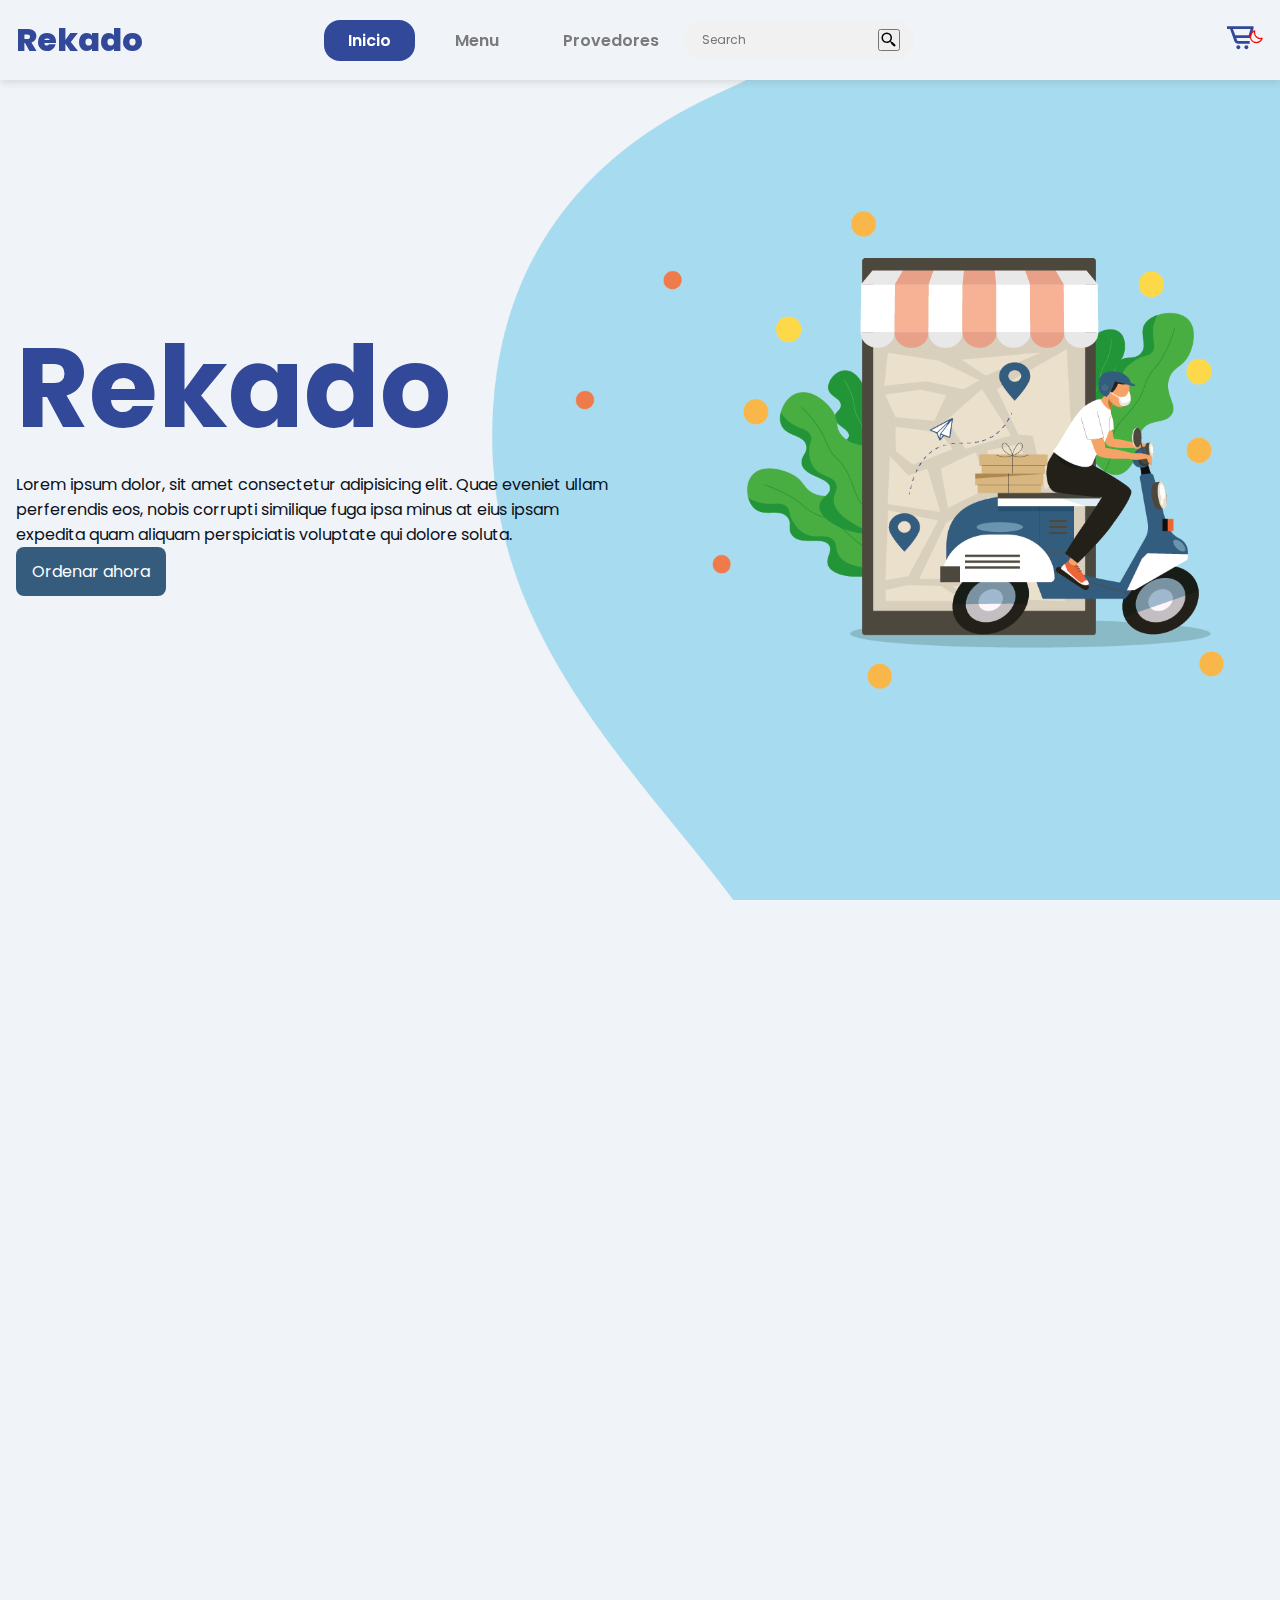
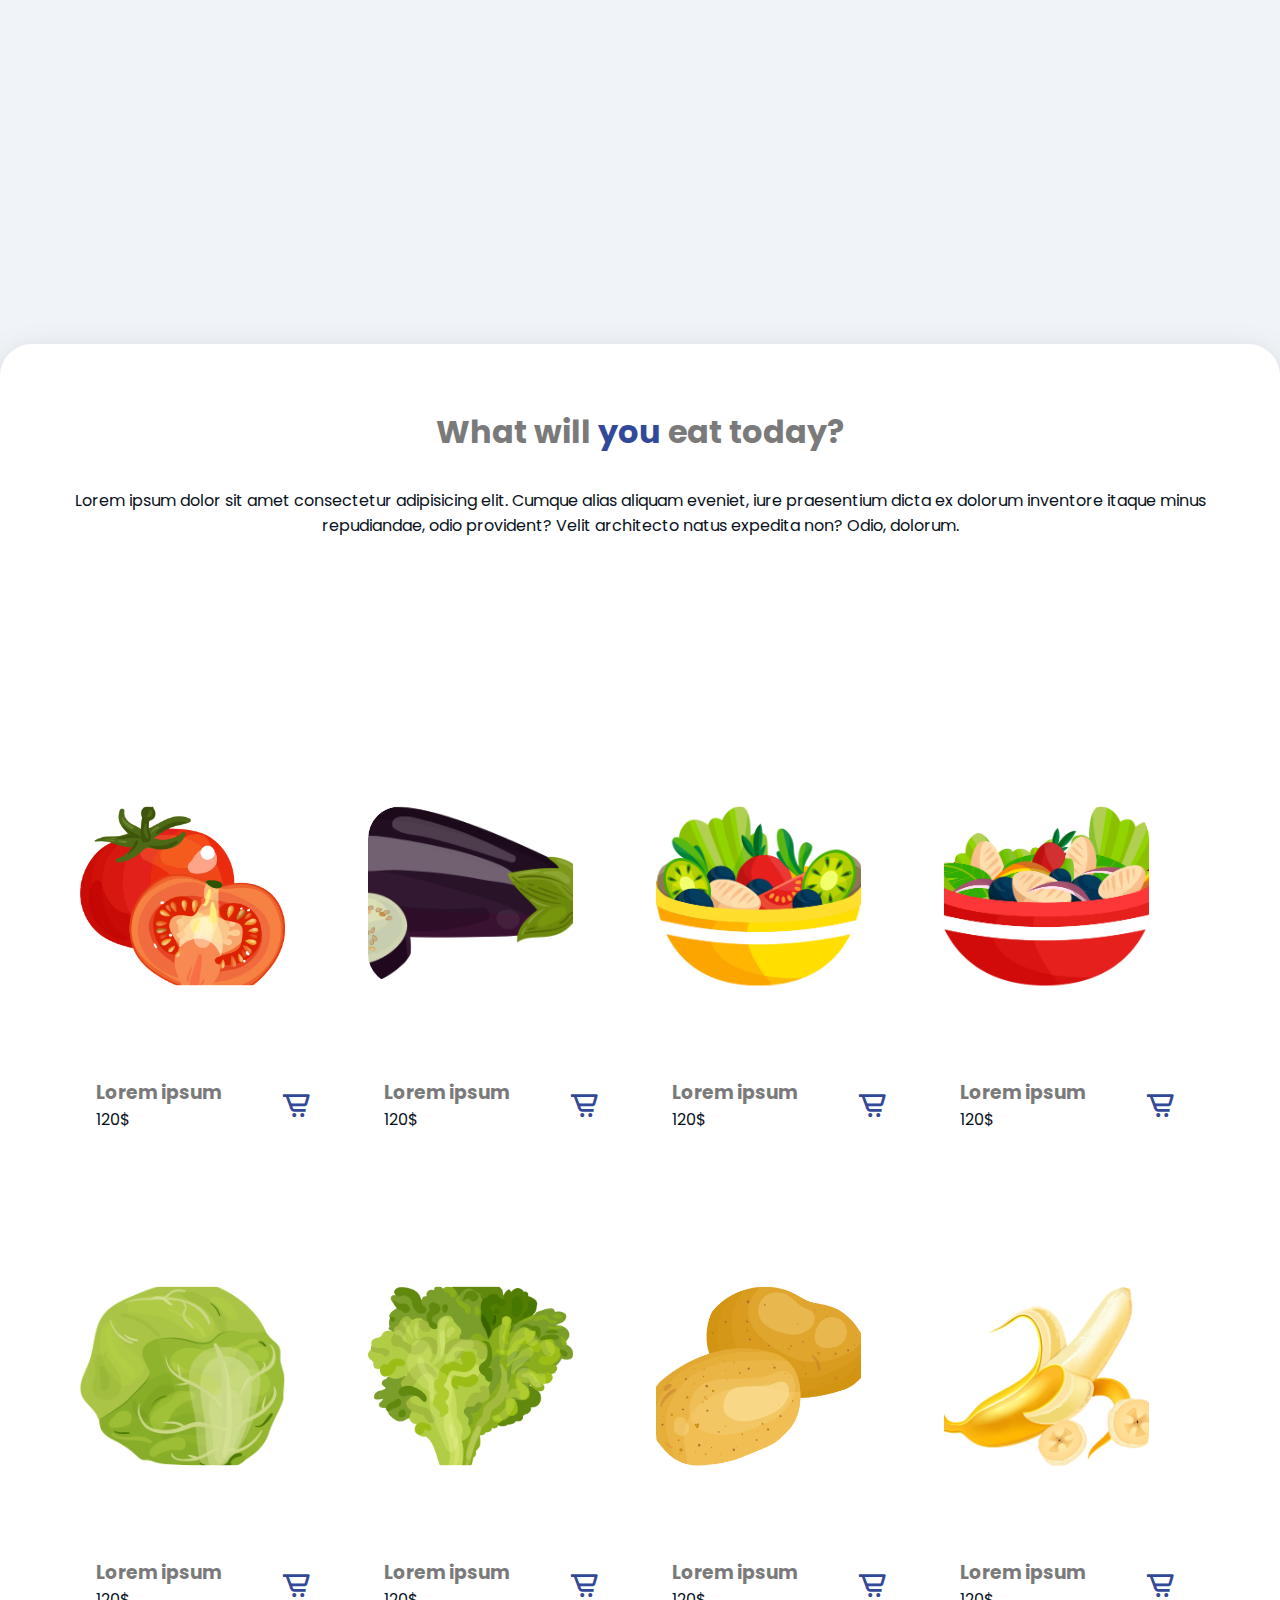
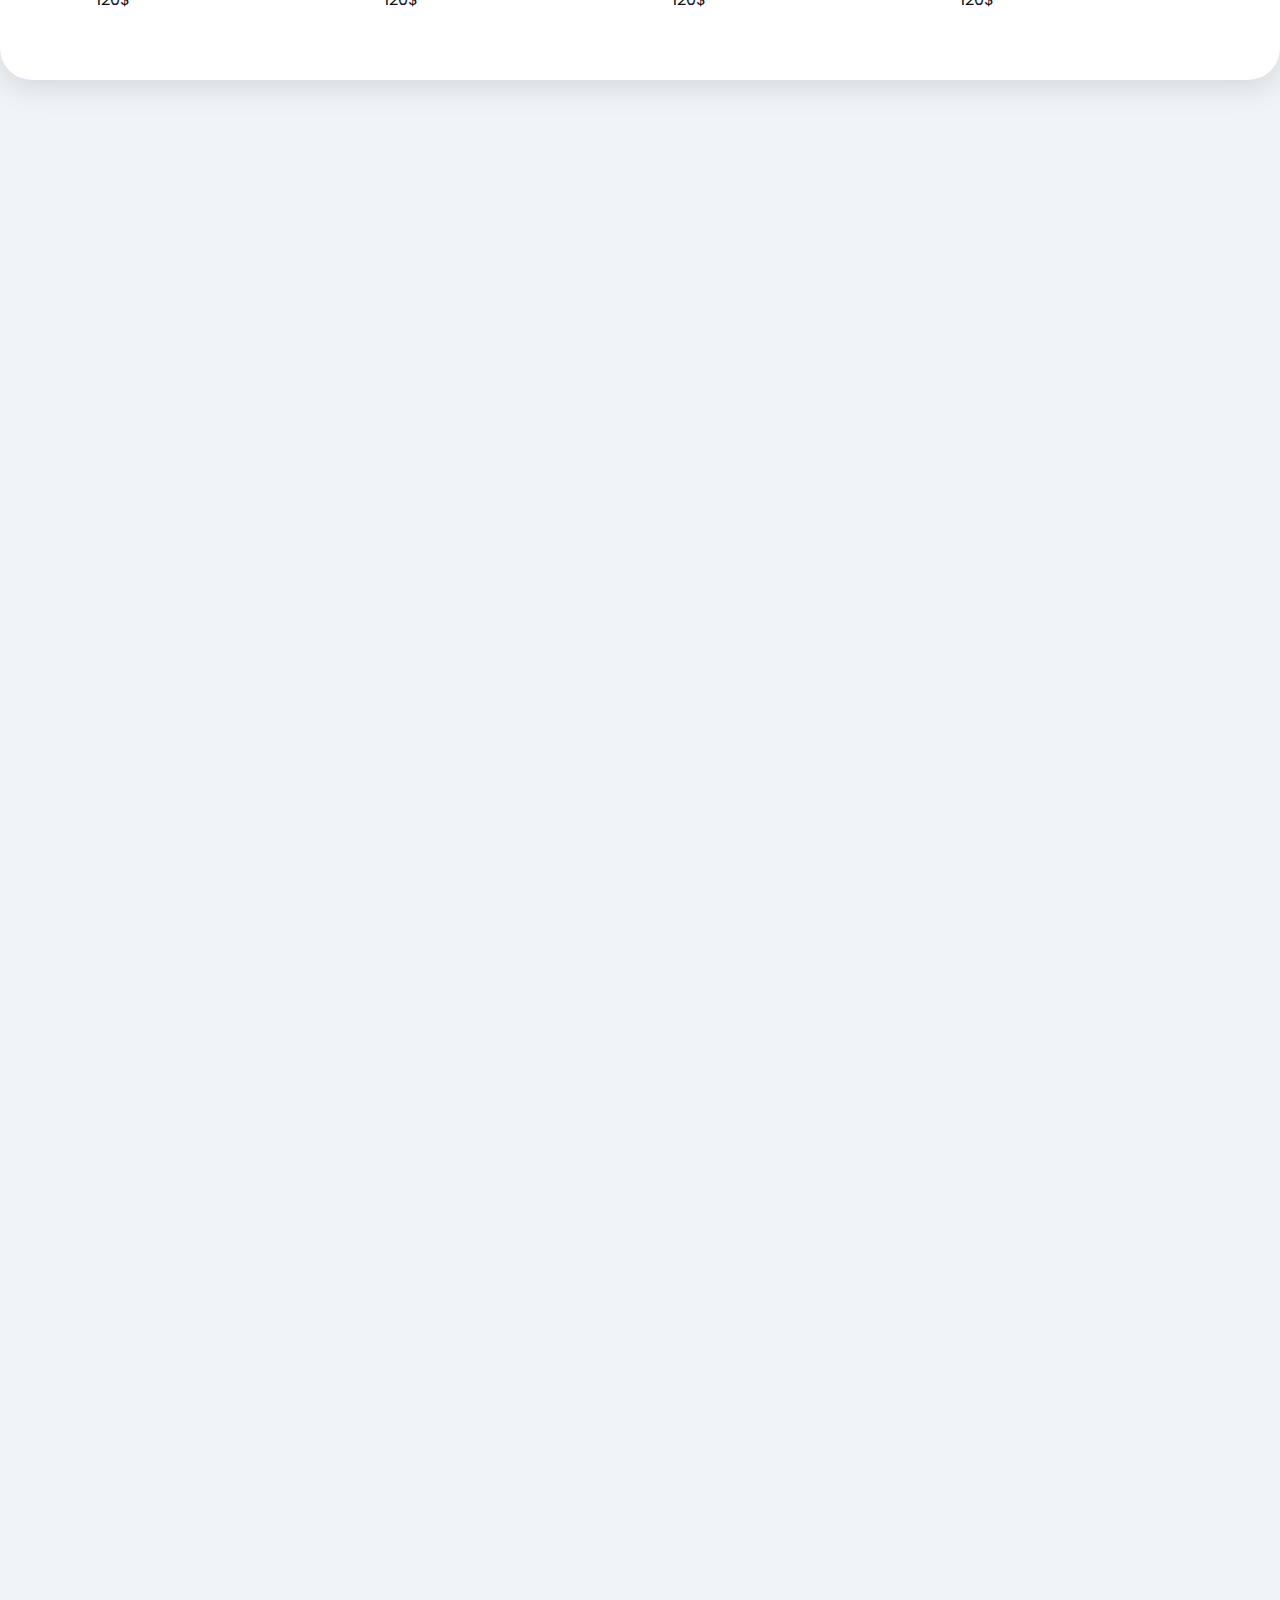
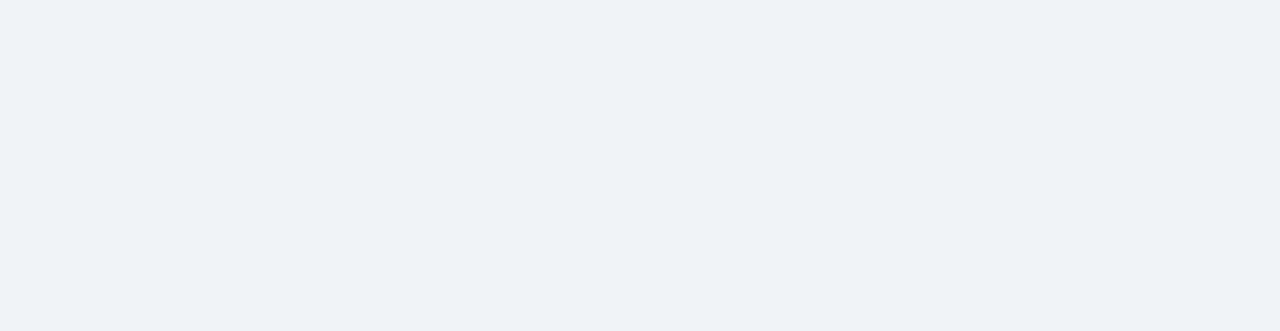
<file: index.html>
<!DOCTYPE html>
<html lang="en">

<head>
    <meta charset="UTF-8">
    <meta name="viewport" content="width=device-width, initial-scale=1.0">
    <title>
        REKADO
    </title>
    <link rel="preconnect" href="https://fonts.gstatic.com">
    <link href="https://fonts.googleapis.com/css2?family=Poppins:wght@200;300;400;500;600;700;800;900&display=swap" rel="stylesheet">
    <link href='https://unpkg.com/boxicons@2.0.7/css/boxicons.min.css' rel='stylesheet'>
    <link rel="stylesheet" href="style.css">
    <link rel="stylesheet" href="card.css">
</head>

<body>
    <!-- MOBILE NAV -->
    <div class="mb-nav">
        <div class="mb-move-item"></div>
        <div class="mb-nav-item active">
            <a href="#home">
                <i class="bx bxs-home"></i>
            </a>
        </div>
        <div class="mb-nav-item active">
            <a href="">
                <i class='bx bxs-plus-circle'></i>
            </a>
        </div>
        <div class="mb-nav-item">
            <a href="#food-menu-section">
                <i class='bx bxs-food-menu'></i>
            </a>
        </div>
        <div class="mb-nav-item">
            <a href="dash-my-profile.html">
                <i class='bx bxs-user'></i>
            </a>
        </div>

    </div>
    <!-- END MOBILE NAV -->
    <!-- BACK TO TOP BTN -->
    <a href="#home" class="back-to-top">
        <i class="bx bxs-to-top"></i>
    </a>
    <!-- END BACK TO TOP BTN -->
    <!-- TOP NAVIGATION -->
    <div class="nav">
        <div class="menu-wrap">
            <a href="#home">
                <div class="logo">
                    Rekado
                </div>
            </a>
            <div class="menu h-xs">
                <a href="#home">
                    <div class="menu-item active">
                        Inicio
                    </div>
                </a>
                <!-- <a href="#about">
                    <div class="menu-item">
                        Abo
                    </div>
                </a> -->
                <a href="#food-menu-section">
                    <div class="menu-item">
                        Menu
                    </div>
                </a>
                <a href="#Provedores">
                    <div class="menu-item">
                        Provedores
                    </div>
                </a>
                <form class="main-form">

                    <label for="main-search"></label>

                    <input class="input-text input-text--border-radius input-text--style-1" type="text" id="main-search" placeholder="Search">
                    <button class="btn bx bx-search-alt-2 main-search-button" type="submit"></button>

                </form>
            </div>
            <a href="">
            </a>

            <div class="right-menu">
                <div href="cart." class="cart-btn">
                    <a href="cart.html"><i class='bx bx-cart-alt'></i></a>
                </div>

                <i class='bx bx-moon change-theme' id="theme-button"></i>
            </div>
        </div>
    </div>
    <!-- END TOP NAVIGATION -->
    <!-- SECTION HOME -->
    <section id="home" class="fullheight align-items-center bg-img bg-img-fixed" style="background-image: url(assets/1x/back4.png);">
        <div class="container">
            <div class="row">
                <div class="col-6 col-xs-12">
                    <div class="slogan">
                        <h1 class="left-to-right play-on-scroll">
                            Rekado
                        </h1>
                        <p class="left-to-right play-on-scroll delay-2 colort">
                            Lorem ipsum dolor, sit amet consectetur adipisicing elit. Quae eveniet ullam perferendis eos, nobis corrupti similique fuga ipsa minus at eius ipsam expedita quam aliquam perspiciatis voluptate qui dolore soluta.
                        </p>
                        <div class="left-to-right play-on-scroll delay-4">
                            <!-- <button>
                                Order now
                            </button> -->
                            <a href="" class="button2">
                                Ordenar ahora
                            </a>

                        </div>
                    </div>
                </div>
            </div>
        </div>
    </section>
    <!-- END SECTION HOME -->
    <!-- SECION ABOUT -->
    <section class="about fullheight align-items-center" id="about">
        <div class="container">
            <div class="row">
                <div class="col-7 h-xs">
                    <img src="assets/productos/about-img.png" alt="" class="fullwidth left-to-right play-on-scroll">
                </div>
                <div class="col-5 col-xs-12 align-items-center">
                    <div class="about-slogan right-to-left play-on-scroll">
                        <h3>

                            <span class="primary-color">Creamos</span> deliciosos<span class="primary-color">recuerdos </span> para <span class="primary-color">ti</span>
                        </h3>
                        <p class="colort">
                            Lorem ipsum dolor sit amet consectetur, adipisicing elit. Optio natus placeat et eos, dignissimos voluptatem tempora necessitatibus doloribus! Eum qui doloribus odio dolor tenetur nihil impedit vero magni, distinctio soluta!
                        </p>
                    </div>
                </div>
            </div>
        </div>
    </section>
    <!-- END SECION ABOUT -->
    <!-- FOOD MENU SECTION -->
    <section class="align-items-center bg-img bg-img-fixed" id="food-menu-section" style="background-image: url(assets/1x/frutas.png);">
        <div class="container">
            <div class="food-menu">
                <h1>
                    What will <span class="primary-color">you</span> eat today?
                </h1>
                <p class="colort">
                    Lorem ipsum dolor sit amet consectetur adipisicing elit. Cumque alias aliquam eveniet, iure praesentium dicta ex dolorum inventore itaque minus repudiandae, odio provident? Velit architecto natus expedita non? Odio, dolorum.
                </p>
                <div class="food-category">
                    <div class="zoom play-on-scroll">
                        <button class="active" data-food-type="all">
                            All food
                        </button>
                    </div>
                    <div class="zoom play-on-scroll delay-2">
                        <button data-food-type="salad">
                            Salad
                        </button>
                    </div>
                    <div class="zoom play-on-scroll delay-4">
                        <button data-food-type="lorem">
                            Lorem
                        </button>
                    </div>
                    <div class="zoom play-on-scroll delay-6">
                        <button data-food-type="ipsum">
                            Ipsum
                        </button>
                    </div>
                    <div class="zoom play-on-scroll delay-8">
                        <button data-food-type="dolor">
                            Dolor
                        </button>
                    </div>
                </div>

                <div class="food-item-wrap all">
                    <div class="food-item salad-type">
                        <div class="item-wrap bottom-up play-on-scroll">
                            <div class="item-img">
                                <div class="img-holder bg-img" style="background-image: url('assets/productos/p1.png');"></div>
                            </div>
                            <div class="item-info">
                                <div>
                                    <h3>
                                        Lorem ipsum
                                    </h3>
                                    <span class="colort">
                                        120$
                                    </span>
                                </div>
                                <div class="cart-btn">
                                    <i class="bx bx-cart-alt"></i>
                                </div>
                            </div>
                        </div>
                    </div>

                    <div class="food-item lorem-type">
                        <div class="item-wrap bottom-up play-on-scroll">
                            <div class="item-img">
                                <div class="img-holder bg-img" style="background-image: url('assets/productos/p2.png');"></div>
                            </div>
                            <div class="item-info">
                                <div>
                                    <h3>
                                        Lorem ipsum
                                    </h3>
                                    <span class="colort">
                                        120$
                                    </span>
                                </div>
                                <div class="cart-btn">
                                    <i class='bx bx-cart-alt'></i>
                                </div>
                            </div>
                        </div>
                    </div>

                    <div class="food-item ipsum-type">
                        <div class="item-wrap bottom-up play-on-scroll">
                            <div class="item-img">
                                <div class="img-holder bg-img" style="background-image: url('assets/productos/slider-img2.png');">
                                </div>
                            </div>
                            <div class="item-info">
                                <div>
                                    <h3>
                                        Lorem ipsum
                                    </h3>
                                    <span class="colort">
                                        120$
                                    </span>
                                </div>
                                <div class="cart-btn">
                                    <i class='bx bx-cart-alt'></i>
                                </div>
                            </div>
                        </div>
                    </div>

                    <div class="food-item lorem-type">
                        <div class="item-wrap bottom-up play-on-scroll">
                            <div class="item-img">
                                <div class="img-holder bg-img" style="background-image: url('assets/productos/slider-img3.png');"></div>
                            </div>
                            <div class="item-info">
                                <div>
                                    <h3>
                                        Lorem ipsum
                                    </h3>
                                    <span class="colort">
                                        120$
                                    </span>
                                </div>
                                <div class="cart-btn">
                                    <i class='bx bx-cart-alt'></i>
                                </div>
                            </div>
                        </div>
                    </div>

                    <div class="food-item dolor-type">
                        <div class="item-wrap bottom-up play-on-scroll">
                            <div class="item-img">
                                <div class="img-holder bg-img" style="background-image: url('assets/productos/p6.png');"></div>
                            </div>
                            <div class="item-info">
                                <div>
                                    <h3>
                                        Lorem ipsum
                                    </h3>
                                    <span class="colort">
                                        120$
                                    </span>
                                </div>
                                <div class="cart-btn">
                                    <i class='bx bx-cart-alt'></i>
                                </div>
                            </div>
                        </div>
                    </div>

                    <div class="food-item salad-type">
                        <div class="item-wrap bottom-up play-on-scroll">
                            <div class="item-img">
                                <div class="img-holder bg-img" style="background-image: url('assets/productos/p7.png');"></div>
                            </div>
                            <div class="item-info">
                                <div>
                                    <h3>
                                        Lorem ipsum
                                    </h3>
                                    <span class="colort">
                                        120$
                                    </span>
                                </div>
                                <div class="cart-btn">
                                    <i class='bx bx-cart-alt'></i>
                                </div>
                            </div>
                        </div>
                    </div>

                    <div class="food-item lorem-type">
                        <div class="item-wrap bottom-up play-on-scroll">
                            <div class="item-img">
                                <div class="img-holder bg-img" style="background-image: url('assets/productos/p4.png');"></div>
                            </div>
                            <div class="item-info">
                                <div>
                                    <h3>
                                        Lorem ipsum
                                    </h3>
                                    <span class="colort">
                                        120$
                                    </span>
                                </div>
                                <div class="cart-btn">
                                    <i class='bx bx-cart-alt'></i>
                                </div>
                            </div>
                        </div>
                    </div>

                    <div class="food-item dolor-type">
                        <div class="item-wrap bottom-up play-on-scroll">
                            <div class="item-img">
                                <div class="img-holder bg-img" style="background-image: url('assets/productos/15.png');"></div>
                            </div>
                            <div class="item-info">
                                <div>
                                    <h3>
                                        Lorem ipsum
                                    </h3>
                                    <span class="colort">
                                        120$
                                    </span>
                                </div>
                                <div class="cart-btn">
                                    <i class='bx bx-cart-alt'></i>
                                </div>
                            </div>
                        </div>
                    </div>
                </div>
            </div>
        </div>
    </section>
    <!-- END FOOD MENU SECTION -->
    <!-- SECION ABOUT -->
    <section class="about fullheight align-items-center" id="about">
        <div class="container">
            <div class="row">
                <div class="col-71 h-xss">
                    <img src="assets/1x/iphone1.png" alt="" class="fullwidth left-to-right play-on-scroll">
                </div>
                <div class="col-5 col-xs-12 align-items-center">
                    <div class="about-slogan right-to-left play-on-scroll">
                        <h3>

                            <span class="primary-color">Creamos</span> deliciosos<span class="primary-color">recuerdos </span> para <span class="primary-color">ti</span>
                        </h3>
                        <p class="colort">
                            Lorem ipsum dolor sit amet consectetur, adipisicing elit. Optio natus placeat et eos, dignissimos voluptatem tempora necessitatibus doloribus! Eum qui doloribus odio dolor tenetur nihil impedit vero magni, distinctio soluta!
                        </p>
                    </div>
                </div>
            </div>
        </div>
    </section>
    <!-- END SECION ABOUT -->
    <!-- TESTIMONIAL SECTION -->
    <section id="Provedores">
        <div class="container">
            <div class="row">
                <div class="col-4 col-xs-12">
                    <div class="review-wrap zoom play-on-scroll delay-2">
                        <div class="review-content">
                            <p class="colort">
                                Lorem ipsum dolor sit amet consectetur adipisicing elit. Ullam, labore nisi non molestias, minus laboriosam nostrum impedit iure facilis odio unde quia ad sunt corrupti dolores ratione voluptatibus quidem explicabo.
                            </p>
                            <div class="review-img bg-img" style="background-image: url(assets/close-up-portrait-cute-young-woman-holding-textbook-colored-pencils-posing-studio-isolated-pink_176532-9674.jpg);">
                            </div>
                        </div>
                        <div class="review-info">
                            <h3 class="colort">
                                Lorem Ipsum Dolor
                            </h3>
                            <div class="rating">
                                <i class="bx bxs-star"></i>
                                <i class="bx bxs-star"></i>
                                <i class="bx bxs-star"></i>
                                <i class="bx bxs-star"></i>
                                <i class="bx bxs-star"></i>
                            </div>
                        </div>
                    </div>
                </div>
                <div class="col-4 col-xs-12">
                    <div class="zoom play-on-scroll">
                        <div class="review-wrap active">
                            <div class="review-content">
                                <p class="colort">
                                    Lorem ipsum dolor sit amet consectetur adipisicing elit. Ullam, labore nisi non molestias, minus laboriosam nostrum impedit iure facilis odio unde quia ad sunt corrupti dolores ratione voluptatibus quidem explicabo.
                                </p>
                                <div class="review-img bg-img" style="background-image: url(assets/michael-dam-mEZ3PoFGs_k-unsplash.jpg);">
                                </div>
                            </div>
                            <div class="review-info">
                                <h3 class="colort">
                                    Lorem Ipsum Dolor
                                </h3>
                                <div class="rating">
                                    <i class='bx bxs-star'></i>
                                    <i class='bx bxs-star'></i>
                                    <i class='bx bxs-star'></i>
                                    <i class='bx bxs-star'></i>
                                    <i class='bx bxs-star'></i>
                                </div>
                            </div>
                        </div>
                    </div>
                </div>
                <div class="col-4 col-xs-12">
                    <div class="review-wrap zoom play-on-scroll delay-4">
                        <div class="review-content">
                            <p class="colort">
                                Lorem ipsum dolor sit amet consectetur adipisicing elit. Ullam, labore nisi non molestias, minus laboriosam nostrum impedit iure facilis odio unde quia ad sunt corrupti dolores ratione voluptatibus quidem explicabo.
                            </p>
                            <div class="review-img bg-img" style="background-image: url(assets/portrait-happy-young-man_171337-21716.jpg);">
                            </div>
                        </div>
                        <div class="review-info">
                            <h3 class="colort">
                                Lorem Ipsum Dolor
                            </h3>
                            <div class="rating">
                                <i class='bx bxs-star'></i>
                                <i class='bx bxs-star'></i>
                                <i class='bx bxs-star'></i>
                                <i class='bx bxs-star'></i>
                                <i class='bx bxs-star'></i>
                            </div>
                        </div>
                    </div>
                </div>
            </div>
        </div>
    </section>
    <!-- END TESTIMONIAL SECTION -->
    <!-- FOOTER SECTION -->
    <!-- <section class="footer bg-img" style="background-image: url(assets/nordwood-themes-pYWrdKO5ksI-unsplash.jpg);">
        <div class="container">
            <div class="row">
                <div class="col-6 col-xs-12">
                    <h1>
                        Freshfood
                    </h1>
                    <br>
                    <p>Lorem ipsum dolor sit amet, consectetur adipisicing elit. Incidunt, quas harum? Atque eius quaerat fuga sint molestiae illo corrupti vitae voluptatibus. Dicta rerum est delectus perspiciatis nemo nihil autem! Doloremque?</p>
                    <br>
                    <p>Email: example@mail.com</p>
                    <p>Phone: +00 123 456 789</p>
                    <p>Website: freshfood.com</p>
                </div>
                <div class="col-2 col-xs-12">
                    <h1>
                        About us
                    </h1>
                    <br>
                    <p>
                        <a href="#">
                            Chefs
                        </a>
                    </p>
                    <p>
                        <a href="#">
                            Menu
                        </a>
                    </p>
                    <p>
                        <a href="#">
                            Testimonials
                        </a>
                    </p>
                    <p>
                        <a href="#">
                            Lorem ipsum
                        </a>
                    </p>
                </div>
                <div class="col-4 col-xs-12">
                    <h1>
                        Subscribe & media
                    </h1>
                    <br>
                    <p>Lorem ipsum dolor sit amet consectetur, adipisicing elit. Iusto aspernatur doloremque rerum nam ullam obcaecati error asperiores temporibus quo eum eaque sed odio vitae accusantium, dolorem nihil molestiae deserunt maxime!</p>
                    <div class="input-group">
                        <input type="text" placeholder="Enter your email">
                        <button>
                            Subscribe
                        </button>
                    </div>
                </div>
            </div>
        </div>
    </section> -->
    <!-- END FOOTER SECTION -->

    <script src="index.js"></script>
</body>

</html>
</file>
<file: style.css>
:root {
    --primary-color: #324999;
    --background-color: #f0f3f7;
    --secon-color: #9da2ad;
    --grey: #7a7a7b;
    --white: #ffffff;
    --colort: #09111C;
    --body-font: 'Poppins', sans-serif;
    --biggest-font-size: 2.25rem;
    --h1-font-size: 1.5rem;
    --h2-font-size: 1.25rem;
    --h3-font-size: 1rem;
    --normal-font-size: .938rem;
    --small-font-size: .813rem;
    --smaller-font-size: .75rem;
    /*========== Font weight ==========*/
    --font-medium: 500;
    --font-semi-bold: 600;
    /*========== Margenes ==========*/
    --mb-1: .5rem;
    --mb-2: 1rem;
    --mb-3: 1.5rem;
    --mb-4: 2rem;
    --mb-5: 2.5rem;
    --mb-6: 3rem;
    /*========== z index ==========*/
    --z-tooltip: 10;
    --z-fixed: 100;
}


/*========== Variables Dark theme ==========*/

body.dark-theme {
    --primary-color: #EE7281;
    --background-color: #09111C;
    --white: #09111C;
    --grey: #F7B296;
    --colort: #ffffff;
}


/*========== Button Dark/Light ==========*/

.change-theme {
    position: absolute;
    right: 1rem;
    top: 1.8rem;
    color: rgb(243, 8, 8);
    font-size: 1rem;
    cursor: pointer;
}

* {
    font-family: 'Poppins', sans-serif;
    margin: 0;
    padding: 0;
    box-sizing: border-box;
}

a {
    color: unset;
    text-decoration: none;
}

body,
html {
    background-color: var(--background-color);
    scroll-behavior: smooth;
    position: relative;
    overflow-x: hidden;
}

.nav {
    position: fixed;
    top: 0;
    left: 0;
    width: 100%;
    z-index: 99;
    background-color: var(--background-color);
    box-shadow: rgba(99, 99, 99, 0.2) 0px 2px 8px 0px;
}

.menu-wrap {
    max-width: 1366px;
    margin: auto;
    display: flex;
    align-items: center;
    justify-content: space-between;
    padding: 1rem;
}

.logo {
    font-size: 2rem;
    font-weight: 800;
    color: var(--primary-color);
}

.menu {
    display: flex;
    align-items: center;
    justify-content: center;
}

.menu-item {
    margin-left: 1rem;
    padding: .5rem 1.5rem;
    font-weight: 600;
    color: var(--grey);
    transition: .5s ease-in-out;
    cursor: pointer;
}

.menu-item:hover,
.menu-item.active {
    color: var(--white);
    background-color: var(--primary-color);
    border-radius: 1rem;
}

.cart-btn {
    width: 3rem;
    height: 3rem;
    display: flex;
    align-items: center;
    justify-content: center;
    color: var(--primary-color);
    font-size: 2rem;
    cursor: pointer;
    transition: .5s ease-in-out;
}

.cart-btn:hover {
    background-color: var(--primary-color);
    color: var(--white);
    border-radius: 1rem;
}

.fullheight {
    height: 100vh;
}

.align-items-center {
    display: flex;
    align-items: center;
    justify-content: center;
    text-align: center;
}

.bg-img {
    background-position: center;
    background-size: cover;
    background-repeat: no-repeat;
}

.bg-img-fixed {
    background-attachment: fixed;
}

.container {
    width: 100%;
    max-width: 1366px;
    margin: 0 auto;
}

section {
    padding: 9rem 0;
}

.slogan {
    text-align: left;
}

.slogan h1 {
    font-size: 7rem;
    color: var(--primary-color);
}

.slogan button {
    padding: 1rem 5rem;
    outline: none;
    border: none;
    background-color: var(--background-color);
    border: .125rem solid var(--primary-color);
    border-radius: 2rem;
    color: var(--primary-color);
    margin: 3rem 0;
    cursor: pointer;
    font-weight: 600;
    transition: .5s ease-in-out;
}

.slogan button:hover {
    background-color: var(--primary-color);
    color: var(--white);
}

.fullwidth {
    width: 100%;
}

#about img {
    border-radius: 2rem;
    /* box-shadow: rgba(17, 17, 26, 0.1) 0px 8px 24px, rgba(17, 17, 26, 0.1) 0px 16px 56px, rgba(17, 17, 26, 0.1) 0px 24px 80px; */
}

.about-slogan {
    padding: 4rem;
    background-color: var(--white);
    border-radius: 2rem;
    box-shadow: rgba(0, 0, 0, 0.15) 0px 2px 8px;
}

.about-slogan.start {
    transform: translateX(-10rem) !important;
}

.about-slogan h3 {
    font-size: 2rem;
    margin-bottom: 3rem;
    color: var(--grey);
}

.primary-color {
    color: var(--primary-color);
}

.colort {
    color: var(--colort);
}

.food-menu {
    padding: 4rem;
    background-color: var(--white);
    border-radius: 2rem;
    box-shadow: rgba(100, 100, 111, 0.2) 0px 7px 29px 0px;
}

.food-menu h1 {
    color: var(--grey);
}

.food-menu p {
    margin: 2rem 0;
}

.food-category {
    display: flex;
}

.food-category button {
    padding: .5rem 2.5rem;
    margin: 0 1rem;
    outline: none;
    border: 1px solid var(--primary-color);
    background-color: transparent;
    color: var(--primary-color);
    font-weight: 600;
    border-radius: 1rem;
    cursor: pointer;
    transition: .3s ease-in-out;
}

.food-category button:hover,
.food-category button.active {
    background-color: var(--primary-color);
    color: var(--white);
}

.food-item-wrap {
    display: flex;
    flex-wrap: wrap;
    justify-content: flex-start;
    margin-top: 3rem;
}

.food-item {
    width: 25%;
    height: 30rem;
    padding: 1rem;
}

.item-wrap {
    height: 100%;
    transition: .4s ease-in-out;
    cursor: pointer;
    border-radius: 2rem;
}

.item-wrap:hover {
    box-shadow: rgba(14, 30, 37, 0.12) 0px 2px 4px 0px, rgba(14, 30, 37, 0.32) 0px 2px 16px 0px;
}

.item-img {
    height: 50%;
    position: relative;
    overflow: hidden;
    border-radius: 2rem;
}

.img-holder {
    position: absolute;
    top: 0;
    left: 0;
    width: 80%;
    height: 80%;
    transition: .5s ease-in-out;
    border-radius: 2rem;
}

.img-holder:hover {
    transform: scale(2) rotate(45deg);
}

.item-info {
    display: flex;
    justify-content: space-between;
    align-items: center;
    margin-top: 3rem;
    padding: 0 1rem;
}

.item-info h3 {
    color: var(--grey);
}

.item-info>div:first-child {
    text-align: left;
}

.review-wrap {
    width: 100%;
    padding: 1rem;
    background-color: var(--white);
    border-radius: 3rem;
    box-shadow: rgba(100, 100, 111, 0.2) 0px 7px 29px 0px;
}

.review-wrap.active {
    transform: scale(1.2) !important;
}

.review-content {
    padding: 3rem;
    border-bottom: .125rem solid var(--grey);
    position: relative;
    text-align: center;
}

.review-img {
    position: absolute;
    left: 50%;
    transform: translateX(-50%);
    bottom: -2.5rem;
    width: 5rem;
    height: 5rem;
    border-radius: 2rem;
    box-shadow: rgba(100, 100, 111, 0.2) 0px 7px 29px 0px;
}

.review-info {
    padding: 3rem;
    text-align: center;
}

.rating {
    margin-top: 2rem;
}

.rating i {
    color: var(--primary-color);
}

.footer {
    color: var(--white);
}

.footer h1 {
    color: var(--primary-color);
}

.input-group {
    padding: 1rem;
    border: .125rem solid var(--primary-color);
    border-radius: 2rem;
    display: flex;
    justify-content: space-between;
    margin-top: 2rem;
}

.input-group input {
    flex: auto;
    outline: none;
    border: none;
    color: var(--primary-color);
    background-color: transparent;
}

.input-group button {
    padding: .5rem 1rem;
    outline: none;
    border: none;
    background-color: var(--primary-color);
    border-radius: 1rem;
    color: var(--white);
    font-weight: 600;
    cursor: pointer;
}

.back-to-top {
    position: fixed;
    bottom: 70px;
    right: 70px;
    border-radius: 10px;
    background-color: var(--primary-color);
    color: var(--white);
    display: flex;
    align-items: center;
    justify-content: center;
    font-size: 2rem;
    padding: .5rem;
    z-index: 99;
    display: none;
}

.food-item-wrap>div {
    display: none;
}

.food-item-wrap.all>div {
    display: block;
}

.food-item-wrap.salad>div.salad-type {
    display: block;
}

.food-item-wrap.lorem>div.lorem-type {
    display: block;
}

.food-item-wrap.ipsum>div.ipsum-type {
    display: block;
}

.food-item-wrap.dolor>div.dolor-type {
    display: block;
}


/* ANIMATION */

.left-to-right {
    transform: translateX(-150%);
    transition: 1s ease-in-out;
}

.left-to-right.start {
    transform: translateX(0);
}

.right-to-left {
    transform: translateX(150%);
    transition: 1s ease-in-out;
}

.right-to-left.start {
    transform: translateX(0);
}

.zoom {
    transform: scale(0);
    transition: .6s ease-in-out;
}

.zoom.start {
    transform: unset;
}

.bottom-up {
    transform: translateY(30%);
    transition: .8s ease-in-out;
}

.bottom-up.start {
    transform: translateY(0);
}

.delay-2 {
    transition-delay: .2s;
}

.delay-4 {
    transition-delay: .4s;
}

.delay-6 {
    transition-delay: .6s;
}

.delay-8 {
    transition-delay: .8s;
}

.delay-10 {
    transition-delay: .10s;
}

.delay-12 {
    transition-delay: .12s;
}


/* GRID SYSTEM */

.row {
    display: flex;
    flex-wrap: wrap;
}

[class*="col-"] {
    padding: 1rem;
}

.col-1 {
    width: 8.33%;
}

.col-2 {
    width: 16.66%;
}

.col-3 {
    width: 25%;
}

.col-4 {
    width: 33.33%;
}

.col-5 {
    width: 41.66%;
}

.col-6 {
    width: 50%;
}

.col-7 {
    width: 58.33%;
}

.col71 {
    width: 80%;
}

.col-8 {
    width: 66.66%;
}

.col-9 {
    width: 75%;
}

.col-10 {
    width: 83.33%;
}

.col-11 {
    width: 91.66%;
}

.col-12 {
    width: 100%;
}

.mb-nav {
    display: none;
}


/* Extra small devices (phones, 600px and down) */

@media only screen and (max-width: 600px) {
    * {
        font-size: 13px;
    }
    h1 {
        font-size: 3rem !important;
    }
    span {
        font-size: inherit;
    }
    .cart-btn i {
        font-size: 2rem;
    }
    .about {
        background-image: url(assets/dan-gold-4_jhDO54BYg-unsplash.jpg);
        background-attachment: fixed;
    }
    .about-slogan.start {
        transform: translateX(0) !important;
    }
    .food-menu {
        padding: 4rem 0;
    }
    .food-item {
        width: 50%;
        height: 25rem;
    }
    .food-category {
        overflow-y: scroll;
    }
    .food-category button {
        width: max-content;
    }
    .back-to-top {
        bottom: 6rem;
        right: 1rem;
    }
    .review-wrap.active {
        transform: unset !important;
    }
    /* MOBILE NAV */
    .mb-nav {
        position: fixed;
        bottom: 0;
        display: flex;
        width: 100%;
        justify-content: space-between;
        align-items: center;
        background-color: var(--white);
        z-index: 99;
        overflow: hidden;
        border-top-left-radius: 2rem;
        border-top-right-radius: 2rem;
        box-shadow: rgba(100, 100, 111, 0.2) 0px 7px 29px 0px;
    }
    .mb-nav-item {
        display: flex;
        align-items: center;
        justify-content: center;
        flex: 25%;
        padding: 1rem 0;
    }
    .mb-nav-item i,
    .mb-nav-item a {
        font-size: 2rem;
        color: var(--secon-color);
        z-index: 2;
        transition: .5s ease-in-out;
    }
    .mb-nav-item.active i {
        color: var(--white);
    }
    .mb-move-item {
        position: absolute;
        left: 0;
        width: 25%;
        height: 100%;
        background-color: var(--primary-color);
        transition: .5s ease-in-out;
    }
    /* END MOBILE NAV */
    .col-xs-1 {
        width: 8.33%;
    }
    .col-xs-2 {
        width: 16.66%;
    }
    .col-xs-3 {
        width: 25%;
    }
    .col-xs-4 {
        width: 33.33%;
    }
    .col-xs-5 {
        width: 41.66%;
    }
    .col-xs-6 {
        width: 50%;
    }
    .col-xs-7 {
        width: 58.33%;
    }
    .col-xs-8 {
        width: 66.66%;
    }
    .col-xs-9 {
        width: 75%;
    }
    .col-xs-10 {
        width: 83.33%;
    }
    .col-xs-11 {
        width: 91.66%;
    }
    .col-xs-12 {
        width: 100%;
    }
    .h-xs {
        display: none;
    }
    .h-xss {
        display: flex;
    }
    .app__container {
        column-gap: 1rem;
    }
    .app__container {
        grid-template-columns: repeat(2, 1fr);
        align-items: center;
    }
    .app__initial {
        text-align: initial;
    }
}

.btn--icon {
    border: none;
    background-color: transparent;
    padding: 0;
}

.main-form {
    position: relative;
    width: 35%;
}

#main-search {
    padding: 0 36px 0 18px;
    width: 100%;
}

.main-search-button {
    position: absolute;
    top: 50%;
    right: 15px;
    -webkit-transform: translateY(-50%);
    transform: translateY(-50%);
    font-size: 18px;
}

.input-text {
    font-size: 12px;
    background-clip: padding-box;
    padding: 0 18px;
    height: 40px;
}

.input-text--border-radius {
    border-radius: 25px;
}

.input-text--primary-style {
    color: #333333;
    transition: all 0.6s linear;
    border: 2px solid transparent;
    background-color: #f1f1f1;
}

.input-text--primary-style:focus {
    background-color: transparent;
    border-color: #ff4500;
}

.input-text--style-1 {
    color: #5c636c;
    transition: all 0.6s linear;
    border: 1px solid transparent;
    background-color: #f1f1f1;
}

.input-text--style-1:focus {
    box-shadow: 0 0 15px 0 rgba(0, 0, 0, 0.1);
    background-color: transparent;
    border-color: #eee;
}

.input-text--style-2 {
    color: #5c636c;
    border: 1px solid transparent;
    background-color: #f1f1f1;
    transition: all 0.6s linear;
}

.input-text--style-2:focus {
    background-color: #ffffff;
}

.input-text--only-white {
    border: 1px solid transparent;
    color: #333333;
    background-color: #ffffff;
}

.input-text:focus {
    outline: 0;
}

.input-text:disabled {
    background-color: #cecece;
}

input::-ms-clear {
    display: none;
}

.button2 {
    display: inline-block;
    background-color: #355C7D;
    color: rgb(255, 255, 255);
    padding: .75rem 1rem;
    border-radius: .5rem;
    transition: .3s;
}

.button2:hover {
    background-color: #324999;
}

.button2-nav {
    display: inline-block;
    margin-block: -10px;
    margin-right: 30px;
    margin-left: 30px;
    background-color: darkred;
    color: #FFF;
    padding: .6rem 2em;
    border-radius: .5rem;
    transition: .3s;
}

.button2-nav:hover {
    background-color: #324999;
}

.bxs-plus-circle {
    background-color: var(--primary-color);
}
</file>
<file: card.css>
.app__data {
    text-align: center;
}

.app__description {
    margin-bottom: 2rem;
}

.app__stores {
    margin-bottom: 2rem;
}

.app__store {
    width: 120px;
    margin: 0 .5rem;
}

.app__img {
    width: 300px;
    justify-self: center;
    left: auto;
}


/*movile*/

.section1 {
    padding: 4rem 0 2rem;
}

.section1-title,
.section1-subtitle {
    text-align: center;
}

.section1-title {
    font-size: 1.5rem;
    color: coral;
    margin-bottom: 1.5rem;
}

.section1-subtitle {
    display: block;
    color: darkgreen;
    font-weight: 500;
    margin-bottom: .5rem;
}


/*========== LAYOUT ==========*/

.bd-container {
    max-width: 960px;
    width: calc(100% - 2rem);
    margin-left: 1rem;
    margin-right: 1rem;
}

.bd-container1 {
    margin-right: 100px;
    max-width: 960px;
    width: calc(100% - 2rem);
    margin-left: 1rem;
    margin-right: 1rem;
}

.bd-container2 {
    margin-right: 200px;
    width: calc(100% - 2rem);
    margin-left: 20rem;
    margin-right: 1rem;
}

.bd-grid {
    display: grid;
    gap: 0rem;
}

.l-header {
    width: 100%;
    position: fixed;
    top: 0;
    left: 0;
    z-index: 100;
    background-color: #324999;
}
</file>
